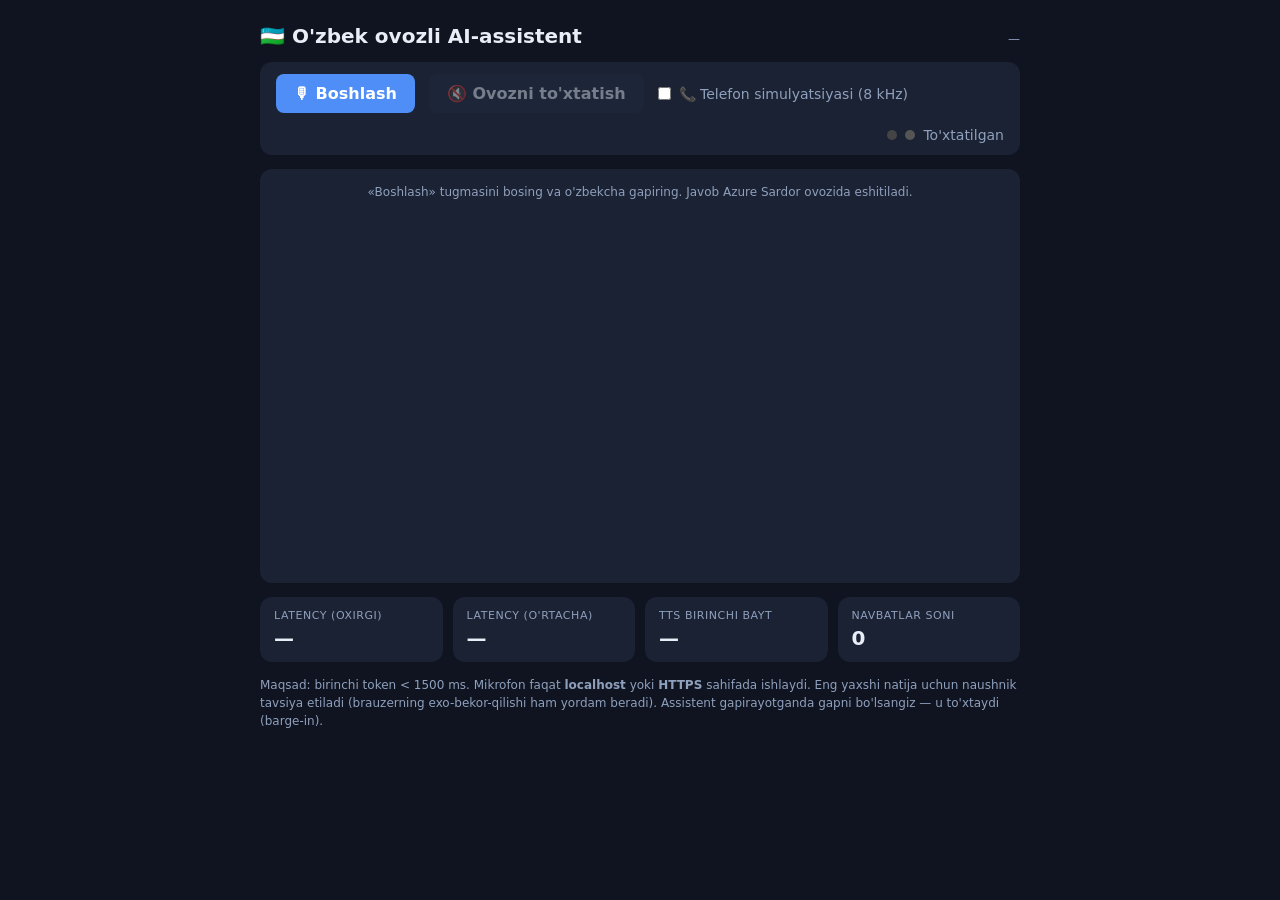
<file: static/index.html>
<!DOCTYPE html>
<html lang="uz">
<head>
  <meta charset="UTF-8">
  <meta name="viewport" content="width=device-width, initial-scale=1.0">
  <title>O'zbek ovozli AI-assistent — test stendi</title>
  <style>
    :root {
      --bg: #0f1420; --panel: #1a2233; --panel2: #212c42;
      --text: #e8edf6; --muted: #8fa0bd; --accent: #4f8ef7;
      --good: #3ecf8e; --bad: #f36c6c; --warn: #f0b24a;
    }
    * { box-sizing: border-box; margin: 0; padding: 0; }
    body {
      font-family: "Segoe UI", system-ui, sans-serif;
      background: var(--bg); color: var(--text);
      min-height: 100vh; display: flex; flex-direction: column; align-items: center;
      padding: 24px 16px;
    }
    .app { width: 100%; max-width: 760px; display: flex; flex-direction: column; gap: 14px; }
    header { display: flex; align-items: baseline; justify-content: space-between; flex-wrap: wrap; gap: 6px; }
    h1 { font-size: 20px; font-weight: 600; }
    #modelInfo { color: var(--muted); font-size: 12px; }

    .toolbar {
      display: flex; align-items: center; gap: 14px; flex-wrap: wrap;
      background: var(--panel); border-radius: 12px; padding: 12px 16px;
    }
    button {
      font: inherit; border: 0; border-radius: 8px; padding: 10px 18px;
      background: var(--accent); color: #fff; cursor: pointer; font-weight: 600;
    }
    button:disabled { opacity: .45; cursor: default; }
    button.secondary { background: var(--panel2); color: var(--text); }
    label.toggle { display: flex; align-items: center; gap: 8px; color: var(--muted); font-size: 14px; cursor: pointer; }

    .statusRow { display: flex; align-items: center; gap: 8px; margin-left: auto; font-size: 14px; color: var(--muted); }
    .dot { width: 10px; height: 10px; border-radius: 50%; background: #555; flex: none; }
    .dot.ok { background: var(--good); } .dot.warn { background: var(--warn); } .dot.bad { background: var(--bad); }
    #micDot { width: 10px; height: 10px; border-radius: 50%; background: #444; transition: background .15s; }
    #micDot.active { background: var(--bad); box-shadow: 0 0 8px var(--bad); }

    #chat {
      background: var(--panel); border-radius: 12px; padding: 16px;
      height: 46vh; min-height: 260px; overflow-y: auto;
      display: flex; flex-direction: column; gap: 8px;
    }
    .bubble { max-width: 82%; padding: 10px 14px; border-radius: 14px; line-height: 1.45; white-space: pre-wrap; }
    .bubble.user { align-self: flex-end; background: var(--accent); border-bottom-right-radius: 4px; }
    .bubble.ai { align-self: flex-start; background: var(--panel2); border-bottom-left-radius: 4px; }
    .meta { align-self: center; color: var(--muted); font-size: 12px; }

    .stats { display: grid; grid-template-columns: repeat(4, 1fr); gap: 10px; }
    .stat { background: var(--panel); border-radius: 12px; padding: 12px 14px; }
    .stat .label { color: var(--muted); font-size: 11px; text-transform: uppercase; letter-spacing: .05em; }
    .stat .val { font-size: 20px; font-weight: 600; margin-top: 4px; }
    .val.good { color: var(--good); } .val.bad { color: var(--bad); }

    .hint { color: var(--muted); font-size: 12px; line-height: 1.5; }
    @media (max-width: 560px) { .stats { grid-template-columns: repeat(2, 1fr); } }
  </style>
</head>
<body>
  <div class="app">
    <header>
      <h1>🇺🇿 O'zbek ovozli AI-assistent</h1>
      <span id="modelInfo">—</span>
    </header>

    <div class="toolbar">
      <button id="startBtn">🎙 Boshlash</button>
      <button id="stopSpeechBtn" class="secondary" disabled>🔇 Ovozni to'xtatish</button>
      <label class="toggle">
        <input type="checkbox" id="phoneMode">
        📞 Telefon simulyatsiyasi (8 kHz)
      </label>
      <div class="statusRow">
        <span id="micDot" title="Mikrofon faolligi"></span>
        <span id="status" class="dot"></span>
        <span id="statusText">To'xtatilgan</span>
      </div>
    </div>

    <div id="chat">
      <div class="meta">«Boshlash» tugmasini bosing va o'zbekcha gapiring.
        Javob Azure Sardor ovozida eshitiladi.</div>
    </div>

    <div class="stats">
      <div class="stat"><div class="label">Latency (oxirgi)</div><div class="val" id="statLatency">—</div></div>
      <div class="stat"><div class="label">Latency (o'rtacha)</div><div class="val" id="statLatencyAvg">—</div></div>
      <div class="stat"><div class="label">TTS birinchi bayt</div><div class="val" id="statTtfb">—</div></div>
      <div class="stat"><div class="label">Navbatlar soni</div><div class="val" id="statTurns">0</div></div>
    </div>

    <p class="hint">
      Maqsad: birinchi token &lt; 1500 ms. Mikrofon faqat <b>localhost</b> yoki
      <b>HTTPS</b> sahifada ishlaydi. Eng yaxshi natija uchun naushnik tavsiya
      etiladi (brauzerning exo-bekor-qilishi ham yordam beradi). Assistent
      gapirayotganda gapni bo'lsangiz — u to'xtaydi (barge-in).
    </p>
  </div>

  <script src="/static/app.js"></script>
</body>
</html>
</file>
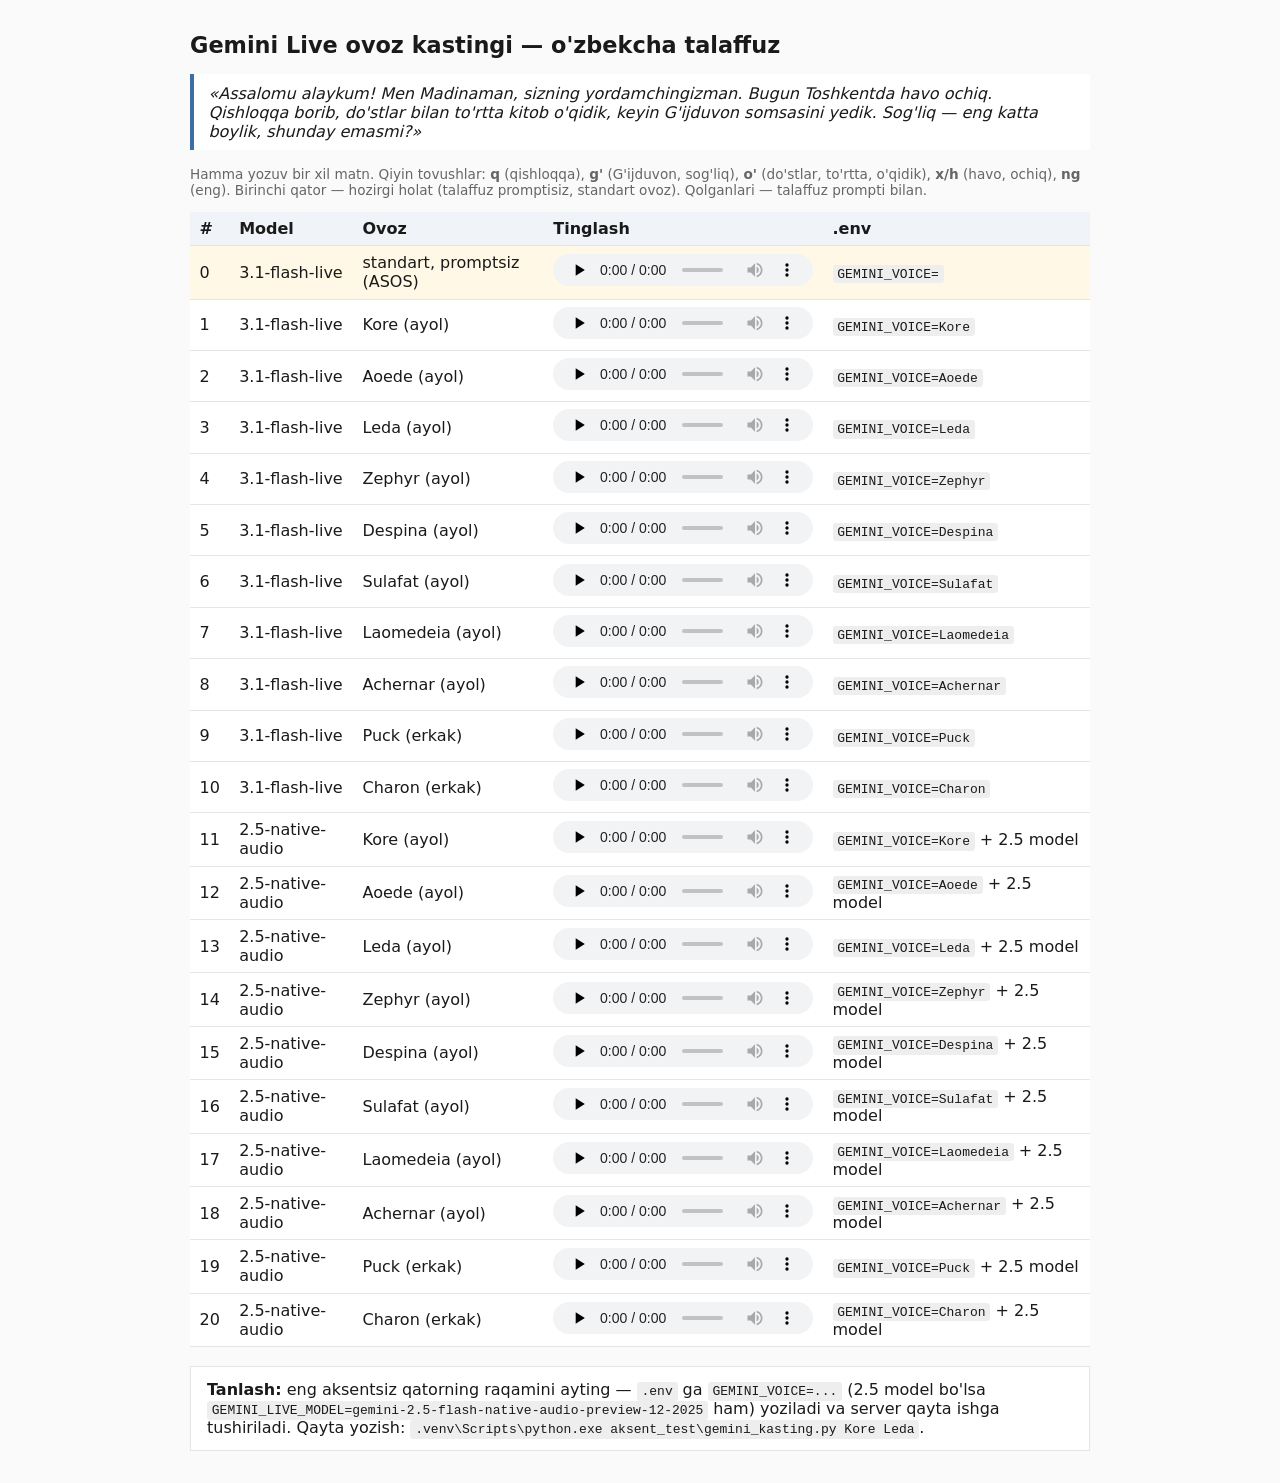
<file: aksent_test/gemini_kasting.html>
<!doctype html>
<html lang="uz">
<head>
<meta charset="utf-8">
<title>Gemini ovoz kastingi</title>
<style>
  body { font-family: system-ui, sans-serif; max-width: 900px; margin: 2rem auto; padding: 0 1rem; color: #1a1a1a; background: #fafafa; }
  h1 { font-size: 1.4rem; }
  p.matn { background: #fff; border-left: 4px solid #3b6ea5; padding: .6rem .9rem; font-style: italic; }
  table { border-collapse: collapse; width: 100%; background: #fff; }
  th, td { text-align: left; padding: .45rem .6rem; border-bottom: 1px solid #e5e5e5; vertical-align: middle; }
  th { background: #f0f3f7; font-weight: 600; }
  tr.asos td { background: #fff8e6; }
  audio { width: 260px; height: 32px; }
  .m { color: #666; font-size: .85rem; }
  .tanlov { margin-top: 1.2rem; background: #fff; padding: .8rem 1rem; border: 1px solid #e5e5e5; }
  code { background: #eee; padding: .1rem .3rem; border-radius: 3px; }
</style>
</head>
<body>
<h1>Gemini Live ovoz kastingi — o'zbekcha talaffuz</h1>
<p class="matn">«Assalomu alaykum! Men Madinaman, sizning yordamchingizman. Bugun Toshkentda havo ochiq.
Qishloqqa borib, do'stlar bilan to'rtta kitob o'qidik, keyin G'ijduvon somsasini yedik.
Sog'liq — eng katta boylik, shunday emasmi?»</p>
<p class="m">Hamma yozuv bir xil matn. Qiyin tovushlar: <b>q</b> (qishloqqa), <b>g'</b> (G'ijduvon, sog'liq),
<b>o'</b> (do'stlar, to'rtta, o'qidik), <b>x/h</b> (havo, ochiq), <b>ng</b> (eng). Birinchi qator — hozirgi holat
(talaffuz promptisiz, standart ovoz). Qolganlari — talaffuz prompti bilan.</p>

<table>
<thead><tr><th>#</th><th>Model</th><th>Ovoz</th><th>Tinglash</th><th>.env</th></tr></thead>
<tbody>
<tr class="asos"><td>0</td><td>3.1-flash-live</td><td>standart, promptsiz (ASOS)</td><td><audio controls preload="none" src="gemini_asos.wav"></audio></td><td><code>GEMINI_VOICE=</code></td></tr>
<tr><td>1</td><td>3.1-flash-live</td><td>Kore (ayol)</td><td><audio controls preload="none" src="gemini_g31_Kore.wav"></audio></td><td><code>GEMINI_VOICE=Kore</code></td></tr>
<tr><td>2</td><td>3.1-flash-live</td><td>Aoede (ayol)</td><td><audio controls preload="none" src="gemini_g31_Aoede.wav"></audio></td><td><code>GEMINI_VOICE=Aoede</code></td></tr>
<tr><td>3</td><td>3.1-flash-live</td><td>Leda (ayol)</td><td><audio controls preload="none" src="gemini_g31_Leda.wav"></audio></td><td><code>GEMINI_VOICE=Leda</code></td></tr>
<tr><td>4</td><td>3.1-flash-live</td><td>Zephyr (ayol)</td><td><audio controls preload="none" src="gemini_g31_Zephyr.wav"></audio></td><td><code>GEMINI_VOICE=Zephyr</code></td></tr>
<tr><td>5</td><td>3.1-flash-live</td><td>Despina (ayol)</td><td><audio controls preload="none" src="gemini_g31_Despina.wav"></audio></td><td><code>GEMINI_VOICE=Despina</code></td></tr>
<tr><td>6</td><td>3.1-flash-live</td><td>Sulafat (ayol)</td><td><audio controls preload="none" src="gemini_g31_Sulafat.wav"></audio></td><td><code>GEMINI_VOICE=Sulafat</code></td></tr>
<tr><td>7</td><td>3.1-flash-live</td><td>Laomedeia (ayol)</td><td><audio controls preload="none" src="gemini_g31_Laomedeia.wav"></audio></td><td><code>GEMINI_VOICE=Laomedeia</code></td></tr>
<tr><td>8</td><td>3.1-flash-live</td><td>Achernar (ayol)</td><td><audio controls preload="none" src="gemini_g31_Achernar.wav"></audio></td><td><code>GEMINI_VOICE=Achernar</code></td></tr>
<tr><td>9</td><td>3.1-flash-live</td><td>Puck (erkak)</td><td><audio controls preload="none" src="gemini_g31_Puck.wav"></audio></td><td><code>GEMINI_VOICE=Puck</code></td></tr>
<tr><td>10</td><td>3.1-flash-live</td><td>Charon (erkak)</td><td><audio controls preload="none" src="gemini_g31_Charon.wav"></audio></td><td><code>GEMINI_VOICE=Charon</code></td></tr>
<tr><td>11</td><td>2.5-native-audio</td><td>Kore (ayol)</td><td><audio controls preload="none" src="gemini_g25_Kore.wav"></audio></td><td><code>GEMINI_VOICE=Kore</code> + 2.5 model</td></tr>
<tr><td>12</td><td>2.5-native-audio</td><td>Aoede (ayol)</td><td><audio controls preload="none" src="gemini_g25_Aoede.wav"></audio></td><td><code>GEMINI_VOICE=Aoede</code> + 2.5 model</td></tr>
<tr><td>13</td><td>2.5-native-audio</td><td>Leda (ayol)</td><td><audio controls preload="none" src="gemini_g25_Leda.wav"></audio></td><td><code>GEMINI_VOICE=Leda</code> + 2.5 model</td></tr>
<tr><td>14</td><td>2.5-native-audio</td><td>Zephyr (ayol)</td><td><audio controls preload="none" src="gemini_g25_Zephyr.wav"></audio></td><td><code>GEMINI_VOICE=Zephyr</code> + 2.5 model</td></tr>
<tr><td>15</td><td>2.5-native-audio</td><td>Despina (ayol)</td><td><audio controls preload="none" src="gemini_g25_Despina.wav"></audio></td><td><code>GEMINI_VOICE=Despina</code> + 2.5 model</td></tr>
<tr><td>16</td><td>2.5-native-audio</td><td>Sulafat (ayol)</td><td><audio controls preload="none" src="gemini_g25_Sulafat.wav"></audio></td><td><code>GEMINI_VOICE=Sulafat</code> + 2.5 model</td></tr>
<tr><td>17</td><td>2.5-native-audio</td><td>Laomedeia (ayol)</td><td><audio controls preload="none" src="gemini_g25_Laomedeia.wav"></audio></td><td><code>GEMINI_VOICE=Laomedeia</code> + 2.5 model</td></tr>
<tr><td>18</td><td>2.5-native-audio</td><td>Achernar (ayol)</td><td><audio controls preload="none" src="gemini_g25_Achernar.wav"></audio></td><td><code>GEMINI_VOICE=Achernar</code> + 2.5 model</td></tr>
<tr><td>19</td><td>2.5-native-audio</td><td>Puck (erkak)</td><td><audio controls preload="none" src="gemini_g25_Puck.wav"></audio></td><td><code>GEMINI_VOICE=Puck</code> + 2.5 model</td></tr>
<tr><td>20</td><td>2.5-native-audio</td><td>Charon (erkak)</td><td><audio controls preload="none" src="gemini_g25_Charon.wav"></audio></td><td><code>GEMINI_VOICE=Charon</code> + 2.5 model</td></tr>
</tbody>
</table>

<div class="tanlov">
<b>Tanlash:</b> eng aksentsiz qatorning raqamini ayting — <code>.env</code> ga <code>GEMINI_VOICE=...</code>
(2.5 model bo'lsa <code>GEMINI_LIVE_MODEL=gemini-2.5-flash-native-audio-preview-12-2025</code> ham) yoziladi
va server qayta ishga tushiriladi. Qayta yozish: <code>.venv\Scripts\python.exe aksent_test\gemini_kasting.py Kore Leda</code>.
</div>
</body>
</html>
</file>
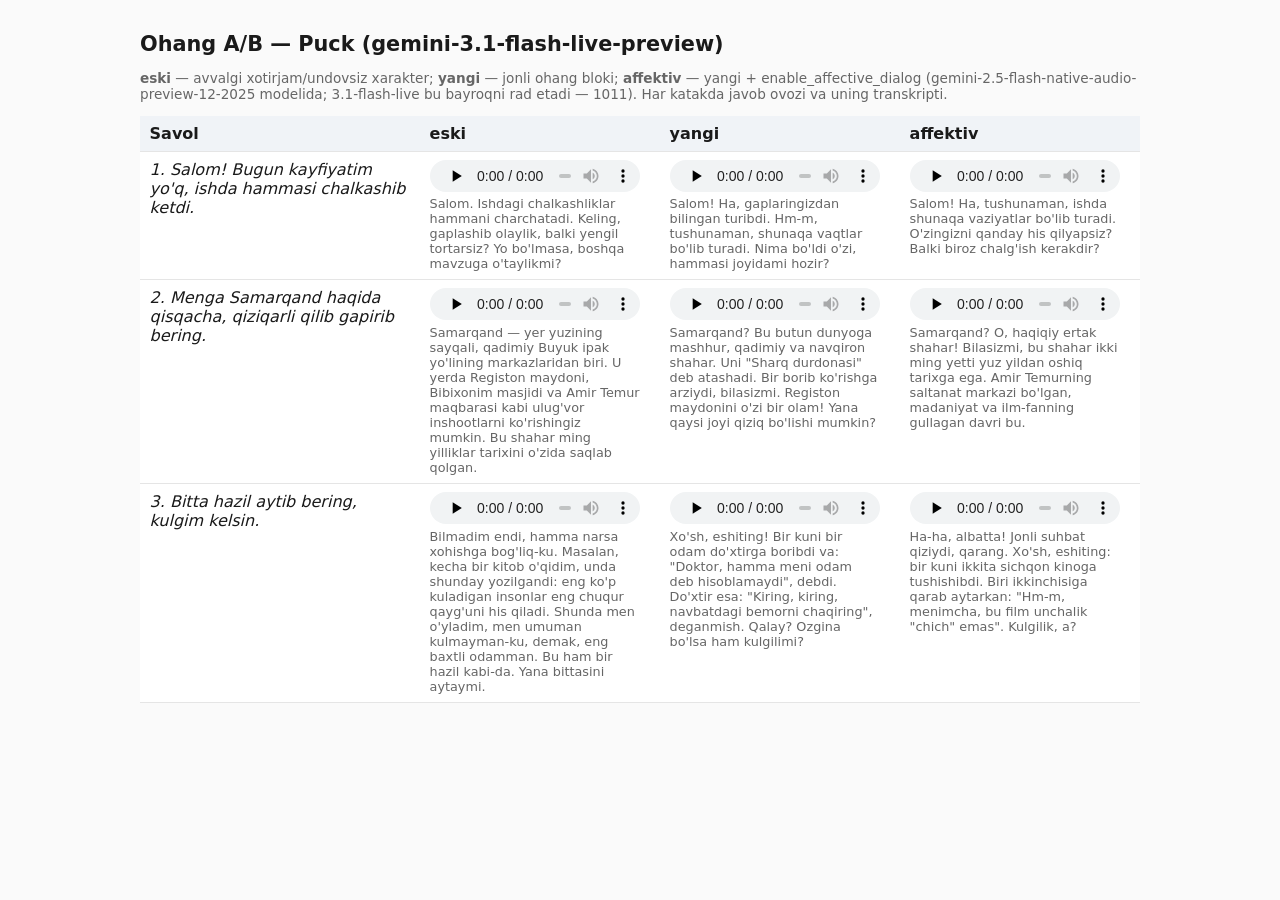
<file: aksent_test/ohang.html>
<!doctype html>
<html lang="uz">
<head>
<meta charset="utf-8">
<title>Ohang A/B — Puck</title>
<style>
  body { font-family: system-ui, sans-serif; max-width: 1000px; margin: 2rem auto; padding: 0 1rem; color: #1a1a1a; background: #fafafa; }
  h1 { font-size: 1.3rem; }
  table { border-collapse: collapse; width: 100%; background: #fff; }
  th, td { text-align: left; padding: .5rem .6rem; border-bottom: 1px solid #e5e5e5; vertical-align: top; }
  th { background: #f0f3f7; }
  td.savol { width: 28%; font-style: italic; }
  audio { width: 210px; height: 32px; display: block; }
  .t { color: #666; font-size: .8rem; margin-top: .3rem; max-width: 210px; }
  .m { color: #666; font-size: .85rem; }
</style>
</head>
<body>
<h1>Ohang A/B — Puck (gemini-3.1-flash-live-preview)</h1>
<p class="m"><b>eski</b> — avvalgi xotirjam/undovsiz xarakter; <b>yangi</b> — jonli ohang bloki;
<b>affektiv</b> — yangi + enable_affective_dialog (gemini-2.5-flash-native-audio-preview-12-2025 modelida; 3.1-flash-live bu bayroqni rad etadi — 1011).
Har katakda javob ovozi va uning transkripti.</p>
<table>
<thead><tr><th>Savol</th><th>eski</th><th>yangi</th><th>affektiv</th></tr></thead>
<tbody>
<tr><td class="savol">1. Salom! Bugun kayfiyatim yo'q, ishda hammasi chalkashib ketdi.</td><td><audio controls preload="none" src="ohang_eski_1.wav"></audio><div class="t">Salom. Ishdagi chalkashliklar hammani charchatadi. Keling, gaplashib olaylik, balki yengil tortarsiz? Yo bo'lmasa, boshqa mavzuga o'taylikmi?</div></td><td><audio controls preload="none" src="ohang_yangi_1.wav"></audio><div class="t">Salom! Ha, gaplaringizdan bilingan turibdi. Hm-m, tushunaman, shunaqa vaqtlar bo'lib turadi. Nima bo'ldi o'zi, hammasi joyidami hozir?</div></td><td><audio controls preload="none" src="ohang_affektiv_1.wav"></audio><div class="t">Salom! Ha, tushunaman, ishda shunaqa vaziyatlar bo'lib turadi. O'zingizni qanday his qilyapsiz? Balki biroz chalg'ish kerakdir?</div></td></tr>
<tr><td class="savol">2. Menga Samarqand haqida qisqacha, qiziqarli qilib gapirib bering.</td><td><audio controls preload="none" src="ohang_eski_2.wav"></audio><div class="t">Samarqand — yer yuzining sayqali, qadimiy Buyuk ipak yo'lining markazlaridan biri. U yerda Registon maydoni, Bibixonim masjidi va Amir Temur maqbarasi kabi ulug'vor inshootlarni ko'rishingiz mumkin. Bu shahar ming yilliklar tarixini o'zida saqlab qolgan.</div></td><td><audio controls preload="none" src="ohang_yangi_2.wav"></audio><div class="t">Samarqand? Bu butun dunyoga mashhur, qadimiy va navqiron shahar. Uni "Sharq durdonasi" deb atashadi. Bir borib ko'rishga arziydi, bilasizmi. Registon maydonini o'zi bir olam! Yana qaysi joyi qiziq bo'lishi mumkin?</div></td><td><audio controls preload="none" src="ohang_affektiv_2.wav"></audio><div class="t">Samarqand? O, haqiqiy ertak shahar! Bilasizmi, bu shahar ikki ming yetti yuz yildan oshiq tarixga ega. Amir Temurning saltanat markazi bo'lgan, madaniyat va ilm-fanning gullagan davri bu.</div></td></tr>
<tr><td class="savol">3. Bitta hazil aytib bering, kulgim kelsin.</td><td><audio controls preload="none" src="ohang_eski_3.wav"></audio><div class="t">Bilmadim endi, hamma narsa xohishga bog'liq-ku. Masalan, kecha bir kitob o'qidim, unda shunday yozilgandi: eng ko'p kuladigan insonlar eng chuqur qayg'uni his qiladi. Shunda men o'yladim, men umuman kulmayman-ku, demak, eng baxtli odamman. Bu ham bir hazil kabi-da. Yana bittasini aytaymi.</div></td><td><audio controls preload="none" src="ohang_yangi_3.wav"></audio><div class="t">Xo'sh, eshiting! Bir kuni bir odam do'xtirga boribdi va: "Doktor, hamma meni odam deb hisoblamaydi", debdi. Do'xtir esa: "Kiring, kiring, navbatdagi bemorni chaqiring", deganmish. Qalay? Ozgina bo'lsa ham kulgilimi?</div></td><td><audio controls preload="none" src="ohang_affektiv_3.wav"></audio><div class="t">Ha-ha, albatta! Jonli suhbat qiziydi, qarang. Xo'sh, eshiting: bir kuni ikkita sichqon kinoga tushishibdi. Biri ikkinchisiga qarab aytarkan: "Hm-m, menimcha, bu film unchalik "chich" emas". Kulgilik, a?</div></td></tr>
</tbody>
</table>
</body>
</html>
</file>
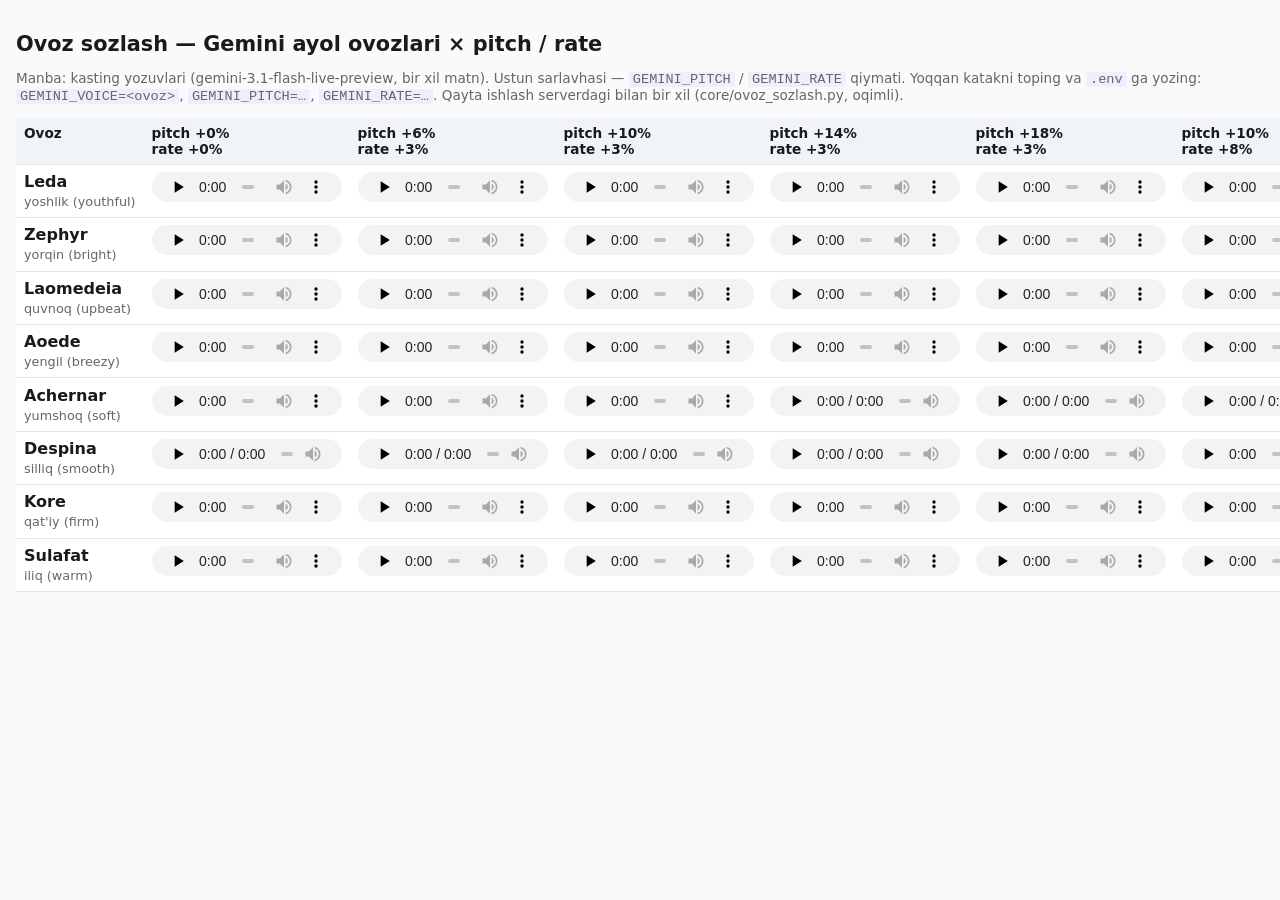
<file: aksent_test/ovoz_sozlash.html>
<!doctype html>
<html lang="uz">
<head>
<meta charset="utf-8">
<title>Ovoz sozlash — pitch / rate</title>
<style>
  body { font-family: system-ui, sans-serif; max-width: 1400px; margin: 2rem auto; padding: 0 1rem; color: #1a1a1a; background: #fafafa; }
  h1 { font-size: 1.3rem; }
  table { border-collapse: collapse; width: 100%; background: #fff; }
  th, td { text-align: left; padding: .45rem .5rem; border-bottom: 1px solid #e5e5e5; vertical-align: top; white-space: nowrap; }
  th { background: #f0f3f7; font-size: .85rem; }
  td.ovoz b { display: block; }
  td.ovoz span { color: #666; font-size: .8rem; }
  audio { width: 190px; height: 30px; display: block; }
  .m { color: #666; font-size: .85rem; }
  code { background: #eef; padding: 0 .3em; }
</style>
</head>
<body>
<h1>Ovoz sozlash — Gemini ayol ovozlari × pitch / rate</h1>
<p class="m">Manba: kasting yozuvlari (gemini-3.1-flash-live-preview, bir xil matn). Ustun sarlavhasi —
<code>GEMINI_PITCH</code> / <code>GEMINI_RATE</code> qiymati. Yoqqan katakni toping va <code>.env</code> ga yozing:
<code>GEMINI_VOICE=&lt;ovoz&gt;</code>, <code>GEMINI_PITCH=…</code>, <code>GEMINI_RATE=…</code>. Qayta ishlash serverdagi
bilan bir xil (core/ovoz_sozlash.py, oqimli).</p>
<table>
<thead><tr><th>Ovoz</th><th>pitch +0%<br>rate +0%</th><th>pitch +6%<br>rate +3%</th><th>pitch +10%<br>rate +3%</th><th>pitch +14%<br>rate +3%</th><th>pitch +18%<br>rate +3%</th><th>pitch +10%<br>rate +8%</th></tr></thead>
<tbody>
<tr><td class="ovoz"><b>Leda</b><span>yoshlik (youthful)</span></td><td><audio controls preload="none" src="sozlash_Leda_p+0_r+0.wav"></audio></td><td><audio controls preload="none" src="sozlash_Leda_p+6_r+3.wav"></audio></td><td><audio controls preload="none" src="sozlash_Leda_p+10_r+3.wav"></audio></td><td><audio controls preload="none" src="sozlash_Leda_p+14_r+3.wav"></audio></td><td><audio controls preload="none" src="sozlash_Leda_p+18_r+3.wav"></audio></td><td><audio controls preload="none" src="sozlash_Leda_p+10_r+8.wav"></audio></td></tr>
<tr><td class="ovoz"><b>Zephyr</b><span>yorqin (bright)</span></td><td><audio controls preload="none" src="sozlash_Zephyr_p+0_r+0.wav"></audio></td><td><audio controls preload="none" src="sozlash_Zephyr_p+6_r+3.wav"></audio></td><td><audio controls preload="none" src="sozlash_Zephyr_p+10_r+3.wav"></audio></td><td><audio controls preload="none" src="sozlash_Zephyr_p+14_r+3.wav"></audio></td><td><audio controls preload="none" src="sozlash_Zephyr_p+18_r+3.wav"></audio></td><td><audio controls preload="none" src="sozlash_Zephyr_p+10_r+8.wav"></audio></td></tr>
<tr><td class="ovoz"><b>Laomedeia</b><span>quvnoq (upbeat)</span></td><td><audio controls preload="none" src="sozlash_Laomedeia_p+0_r+0.wav"></audio></td><td><audio controls preload="none" src="sozlash_Laomedeia_p+6_r+3.wav"></audio></td><td><audio controls preload="none" src="sozlash_Laomedeia_p+10_r+3.wav"></audio></td><td><audio controls preload="none" src="sozlash_Laomedeia_p+14_r+3.wav"></audio></td><td><audio controls preload="none" src="sozlash_Laomedeia_p+18_r+3.wav"></audio></td><td><audio controls preload="none" src="sozlash_Laomedeia_p+10_r+8.wav"></audio></td></tr>
<tr><td class="ovoz"><b>Aoede</b><span>yengil (breezy)</span></td><td><audio controls preload="none" src="sozlash_Aoede_p+0_r+0.wav"></audio></td><td><audio controls preload="none" src="sozlash_Aoede_p+6_r+3.wav"></audio></td><td><audio controls preload="none" src="sozlash_Aoede_p+10_r+3.wav"></audio></td><td><audio controls preload="none" src="sozlash_Aoede_p+14_r+3.wav"></audio></td><td><audio controls preload="none" src="sozlash_Aoede_p+18_r+3.wav"></audio></td><td><audio controls preload="none" src="sozlash_Aoede_p+10_r+8.wav"></audio></td></tr>
<tr><td class="ovoz"><b>Achernar</b><span>yumshoq (soft)</span></td><td><audio controls preload="none" src="sozlash_Achernar_p+0_r+0.wav"></audio></td><td><audio controls preload="none" src="sozlash_Achernar_p+6_r+3.wav"></audio></td><td><audio controls preload="none" src="sozlash_Achernar_p+10_r+3.wav"></audio></td><td><audio controls preload="none" src="sozlash_Achernar_p+14_r+3.wav"></audio></td><td><audio controls preload="none" src="sozlash_Achernar_p+18_r+3.wav"></audio></td><td><audio controls preload="none" src="sozlash_Achernar_p+10_r+8.wav"></audio></td></tr>
<tr><td class="ovoz"><b>Despina</b><span>silliq (smooth)</span></td><td><audio controls preload="none" src="sozlash_Despina_p+0_r+0.wav"></audio></td><td><audio controls preload="none" src="sozlash_Despina_p+6_r+3.wav"></audio></td><td><audio controls preload="none" src="sozlash_Despina_p+10_r+3.wav"></audio></td><td><audio controls preload="none" src="sozlash_Despina_p+14_r+3.wav"></audio></td><td><audio controls preload="none" src="sozlash_Despina_p+18_r+3.wav"></audio></td><td><audio controls preload="none" src="sozlash_Despina_p+10_r+8.wav"></audio></td></tr>
<tr><td class="ovoz"><b>Kore</b><span>qat'iy (firm)</span></td><td><audio controls preload="none" src="sozlash_Kore_p+0_r+0.wav"></audio></td><td><audio controls preload="none" src="sozlash_Kore_p+6_r+3.wav"></audio></td><td><audio controls preload="none" src="sozlash_Kore_p+10_r+3.wav"></audio></td><td><audio controls preload="none" src="sozlash_Kore_p+14_r+3.wav"></audio></td><td><audio controls preload="none" src="sozlash_Kore_p+18_r+3.wav"></audio></td><td><audio controls preload="none" src="sozlash_Kore_p+10_r+8.wav"></audio></td></tr>
<tr><td class="ovoz"><b>Sulafat</b><span>iliq (warm)</span></td><td><audio controls preload="none" src="sozlash_Sulafat_p+0_r+0.wav"></audio></td><td><audio controls preload="none" src="sozlash_Sulafat_p+6_r+3.wav"></audio></td><td><audio controls preload="none" src="sozlash_Sulafat_p+10_r+3.wav"></audio></td><td><audio controls preload="none" src="sozlash_Sulafat_p+14_r+3.wav"></audio></td><td><audio controls preload="none" src="sozlash_Sulafat_p+18_r+3.wav"></audio></td><td><audio controls preload="none" src="sozlash_Sulafat_p+10_r+8.wav"></audio></td></tr>
</tbody>
</table>
</body>
</html>
</file>
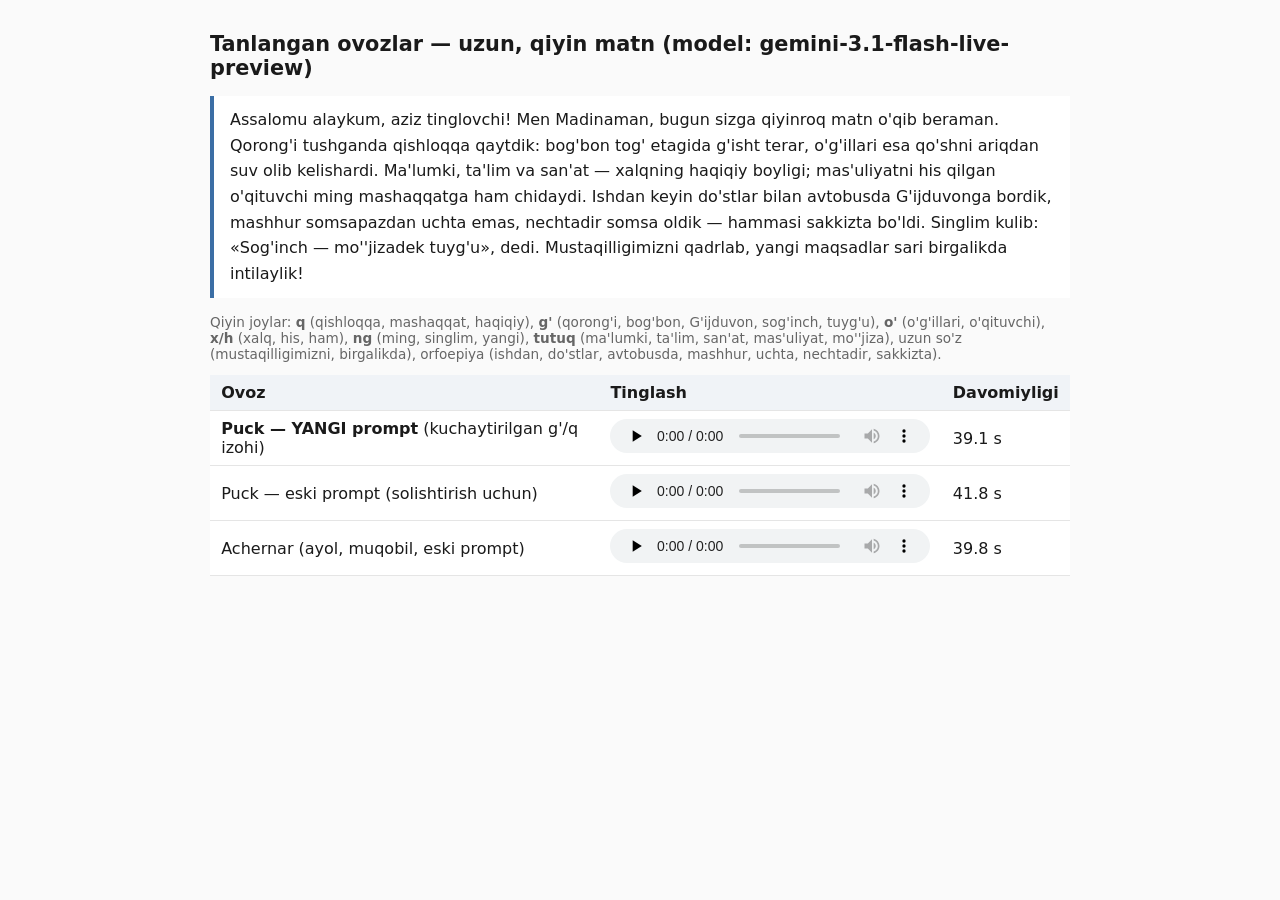
<file: aksent_test/sinov_matn.html>
<!doctype html>
<html lang="uz">
<head>
<meta charset="utf-8">
<title>Achernar/Puck — qiyin matn sinovi</title>
<style>
  body { font-family: system-ui, sans-serif; max-width: 860px; margin: 2rem auto; padding: 0 1rem; color: #1a1a1a; background: #fafafa; }
  h1 { font-size: 1.3rem; }
  p.matn { background: #fff; border-left: 4px solid #3b6ea5; padding: .7rem 1rem; line-height: 1.6; }
  table { border-collapse: collapse; width: 100%; background: #fff; }
  th, td { text-align: left; padding: .5rem .7rem; border-bottom: 1px solid #e5e5e5; }
  th { background: #f0f3f7; }
  audio { width: 320px; height: 34px; }
  .m { color: #666; font-size: .85rem; }
</style>
</head>
<body>
<h1>Tanlangan ovozlar — uzun, qiyin matn (model: gemini-3.1-flash-live-preview)</h1>
<p class="matn">Assalomu alaykum, aziz tinglovchi! Men Madinaman, bugun sizga qiyinroq matn o'qib beraman. Qorong'i tushganda qishloqqa qaytdik: bog'bon tog' etagida g'isht terar, o'g'illari esa qo'shni ariqdan suv olib kelishardi. Ma'lumki, ta'lim va san'at — xalqning haqiqiy boyligi; mas'uliyatni his qilgan o'qituvchi ming mashaqqatga ham chidaydi. Ishdan keyin do'stlar bilan avtobusda G'ijduvonga bordik, mashhur somsapazdan uchta emas, nechtadir somsa oldik — hammasi sakkizta bo'ldi. Singlim kulib: «Sog'inch — mo''jizadek tuyg'u», dedi. Mustaqilligimizni qadrlab, yangi maqsadlar sari birgalikda intilaylik!</p>
<p class="m">Qiyin joylar: <b>q</b> (qishloqqa, mashaqqat, haqiqiy), <b>g'</b> (qorong'i, bog'bon,
G'ijduvon, sog'inch, tuyg'u), <b>o'</b> (o'g'illari, o'qituvchi), <b>x/h</b> (xalq, his, ham),
<b>ng</b> (ming, singlim, yangi), <b>tutuq</b> (ma'lumki, ta'lim, san'at, mas'uliyat, mo''jiza),
uzun so'z (mustaqilligimizni, birgalikda), orfoepiya (ishdan, do'stlar, avtobusda, mashhur, uchta,
nechtadir, sakkizta).</p>
<table>
<thead><tr><th>Ovoz</th><th>Tinglash</th><th>Davomiyligi</th></tr></thead>
<tbody>
<tr><td><b>Puck — YANGI prompt</b> (kuchaytirilgan g'/q izohi)</td><td><audio controls preload="none" src="sinov_Puck.wav"></audio></td><td>39.1 s</td></tr>
<tr><td>Puck — eski prompt (solishtirish uchun)</td><td><audio controls preload="none" src="sinov_Puck_v1.wav"></audio></td><td>41.8 s</td></tr>
<tr><td>Achernar (ayol, muqobil, eski prompt)</td><td><audio controls preload="none" src="sinov_Achernar.wav"></audio></td><td>39.8 s</td></tr>
</tbody>
</table>
</body>
</html>
</file>
